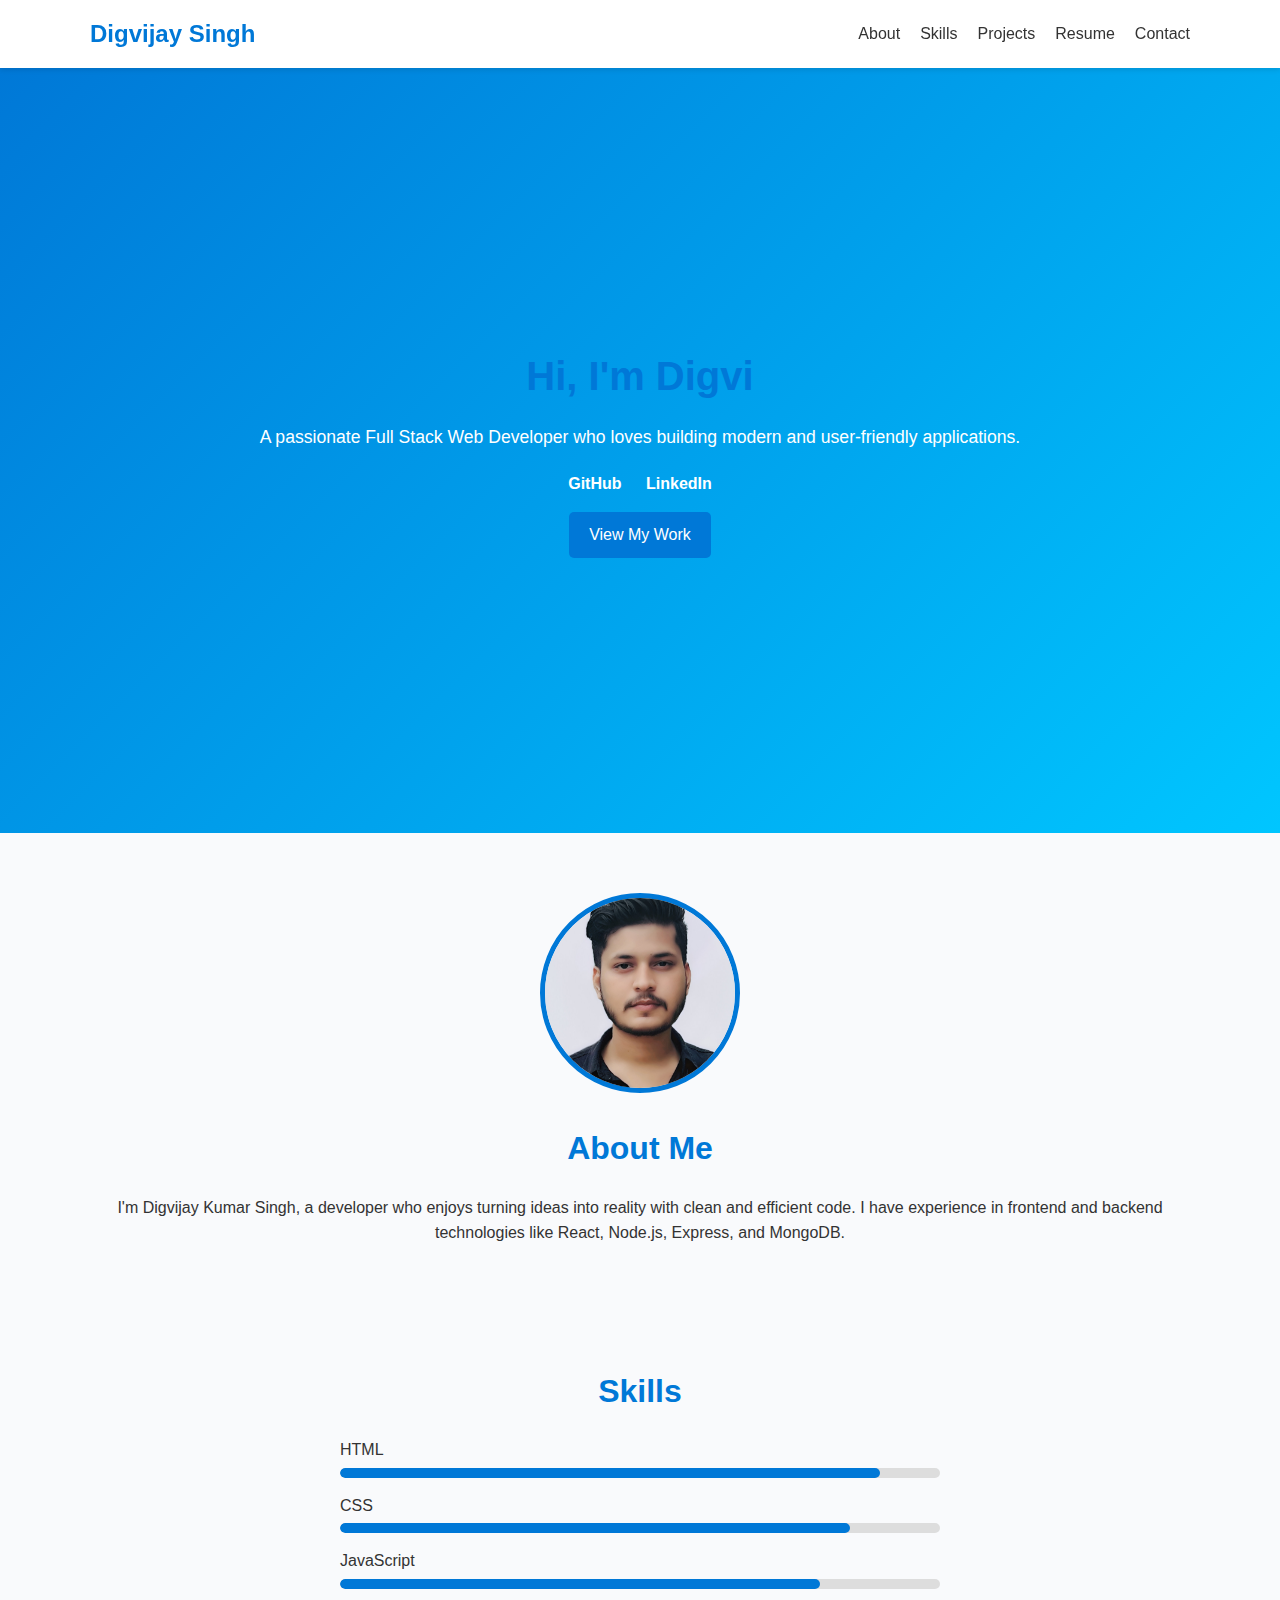
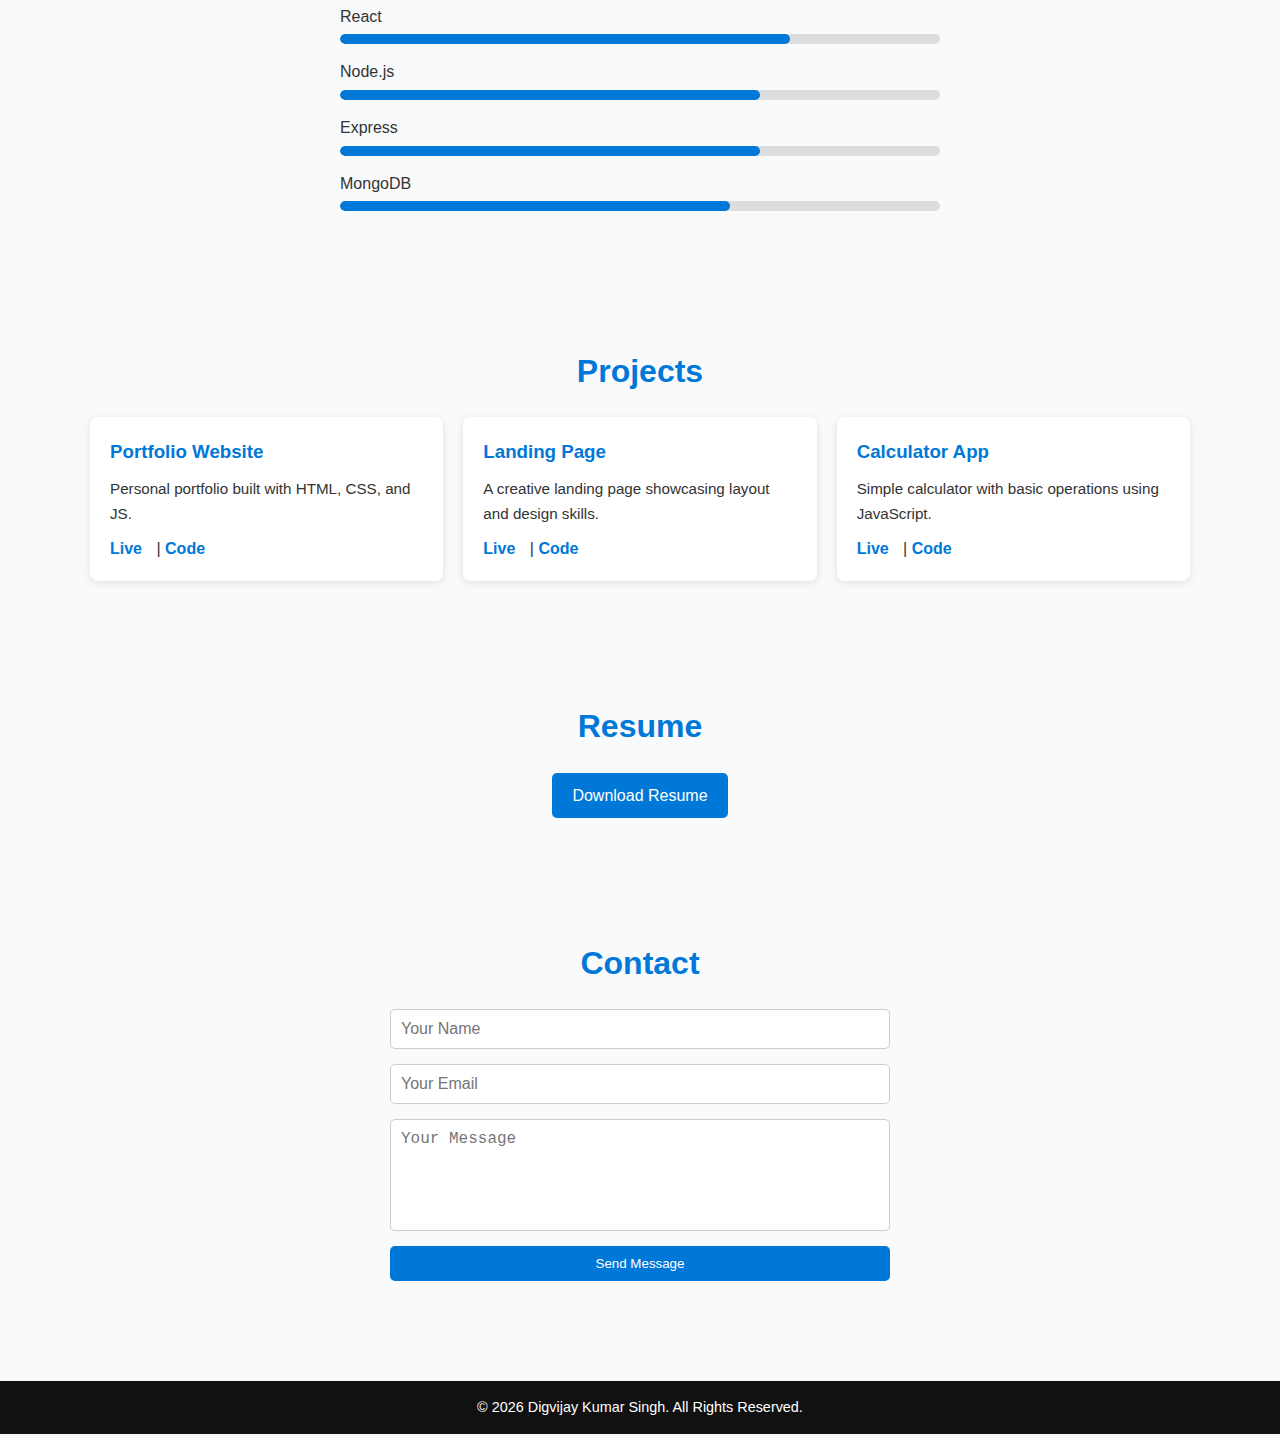
<file: task1_portfolio/index.html>
<!DOCTYPE html>
<html lang="en">
<head>
  <meta charset="UTF-8">
  <meta name="viewport" content="width=device-width, initial-scale=1.0">
  <title>Digvijay Kumar Singh | Portfolio</title>
  <link rel="stylesheet" href="styles.css">
</head>
<body>
  <!-- Header -->
  <header class="header">
    <div class="container nav">
      <h1 class="logo">Digvijay Singh</h1>
      <nav>
        <ul class="nav-links">
          <li><a href="#about">About</a></li>
          <li><a href="#skills">Skills</a></li>
          <li><a href="#projects">Projects</a></li>
          <li><a href="#resume">Resume</a></li>
          <li><a href="#contact">Contact</a></li>
        </ul>
      </nav>
    </div>
  </header>

  <!-- Hero Section -->
  <section class="hero">
    <div class="hero-text">
      <h2>Hi, I'm <span id="typed"></span></h2>
      <p>A passionate Full Stack Web Developer who loves building modern and user-friendly applications.</p>
      <div class="social-links">
        <a href="https://github.com/chauhandigvijay1" target="_blank">GitHub</a>
        <a href="https://www.linkedin.com/in/digvijaykumarsingh/" target="_blank">LinkedIn</a>
      </div>
      <a href="#projects" class="btn">View My Work</a>
    </div>
  </section>

  <!-- About Section -->
  <section id="about" class="section">
    <div class="container about">
      <img src="assets/profile.jpeg" alt="Digvijay Profile" class="profile-pic">
      <div>
        <h2>About Me</h2>
        <p>
          I'm Digvijay Kumar Singh, a developer who enjoys turning ideas into reality with clean and efficient code.
          I have experience in frontend and backend technologies like React, Node.js, Express, and MongoDB.
        </p>
      </div>
    </div>
  </section>

  <!-- Skills -->
  <section id="skills" class="section">
    <div class="container">
      <h2>Skills</h2>
      <div class="skills">
        <div class="skill-bar"><p>HTML</p><div class="bar"><span style="width:90%"></span></div></div>
        <div class="skill-bar"><p>CSS</p><div class="bar"><span style="width:85%"></span></div></div>
        <div class="skill-bar"><p>JavaScript</p><div class="bar"><span style="width:80%"></span></div></div>
        <div class="skill-bar"><p>React</p><div class="bar"><span style="width:75%"></span></div></div>
        <div class="skill-bar"><p>Node.js</p><div class="bar"><span style="width:70%"></span></div></div>
        <div class="skill-bar"><p>Express</p><div class="bar"><span style="width:70%"></span></div></div>
        <div class="skill-bar"><p>MongoDB</p><div class="bar"><span style="width:65%"></span></div></div>
      </div>
    </div>
  </section>

  <!-- Projects -->
  <section id="projects" class="section">
    <div class="container">
      <h2>Projects</h2>
      <div class="projects-grid">
        <div class="project-card">
          <h3>Portfolio Website</h3>
          <p>Personal portfolio built with HTML, CSS, and JS.</p>
          <a href="https://codsoft-portfolio-dsc.netlify.app/" target="_blank">Live</a> | 
          <a href="https://github.com/chauhandigvijay1/codsoft_webdev_tasks/tree/main/task1_portfolio" target="_blank">Code</a>
        </div>
        <div class="project-card">
          <h3>Landing Page</h3>
          <p>A creative landing page showcasing layout and design skills.</p>
          <a href="https://codsoft-landing-page-dsc.netlify.app/">Live</a> | 
          <a href="https://github.com/chauhandigvijay1/codsoft_webdev_tasks/tree/main/task2_landing_page" target="_blank">Code</a>
        </div>
        <div class="project-card">
          <h3>Calculator App</h3>
          <p>Simple calculator with basic operations using JavaScript.</p>
          <a href="https://codsoft-calculator-dsc.netlify.app/">Live</a> | 
          <a href="https://github.com/chauhandigvijay1/codsoft_webdev_tasks/tree/main/task3_calculator" target="_blank">Code</a>
        </div>
      </div>
    </div>
  </section>

  <!-- Resume -->
  <section id="resume" class="section">
    <div class="container">
      <h2>Resume</h2>
      <a href="assets/d1_compressed.pdf" class="btn" download>Download Resume</a>
    </div>
  </section>

  <!-- Contact -->
  <section id="contact" class="section contact">
    <div class="container">
      <h2>Contact</h2>
      <form id="contactForm">
        <input type="text" id="name" placeholder="Your Name" required>
        <input type="email" id="email" placeholder="Your Email" required>
        <textarea id="message" rows="5" placeholder="Your Message" required></textarea>
        <button type="submit" class="btn">Send Message</button>
      </form>
      <p id="form-status"></p>
    </div>
  </section>

  <!-- Footer -->
  <footer class="footer">
    <p>© <span id="year"></span> Digvijay Kumar Singh. All Rights Reserved.</p>
  </footer>

  <script src="script.js"></script>
</body>
</html>
</file>
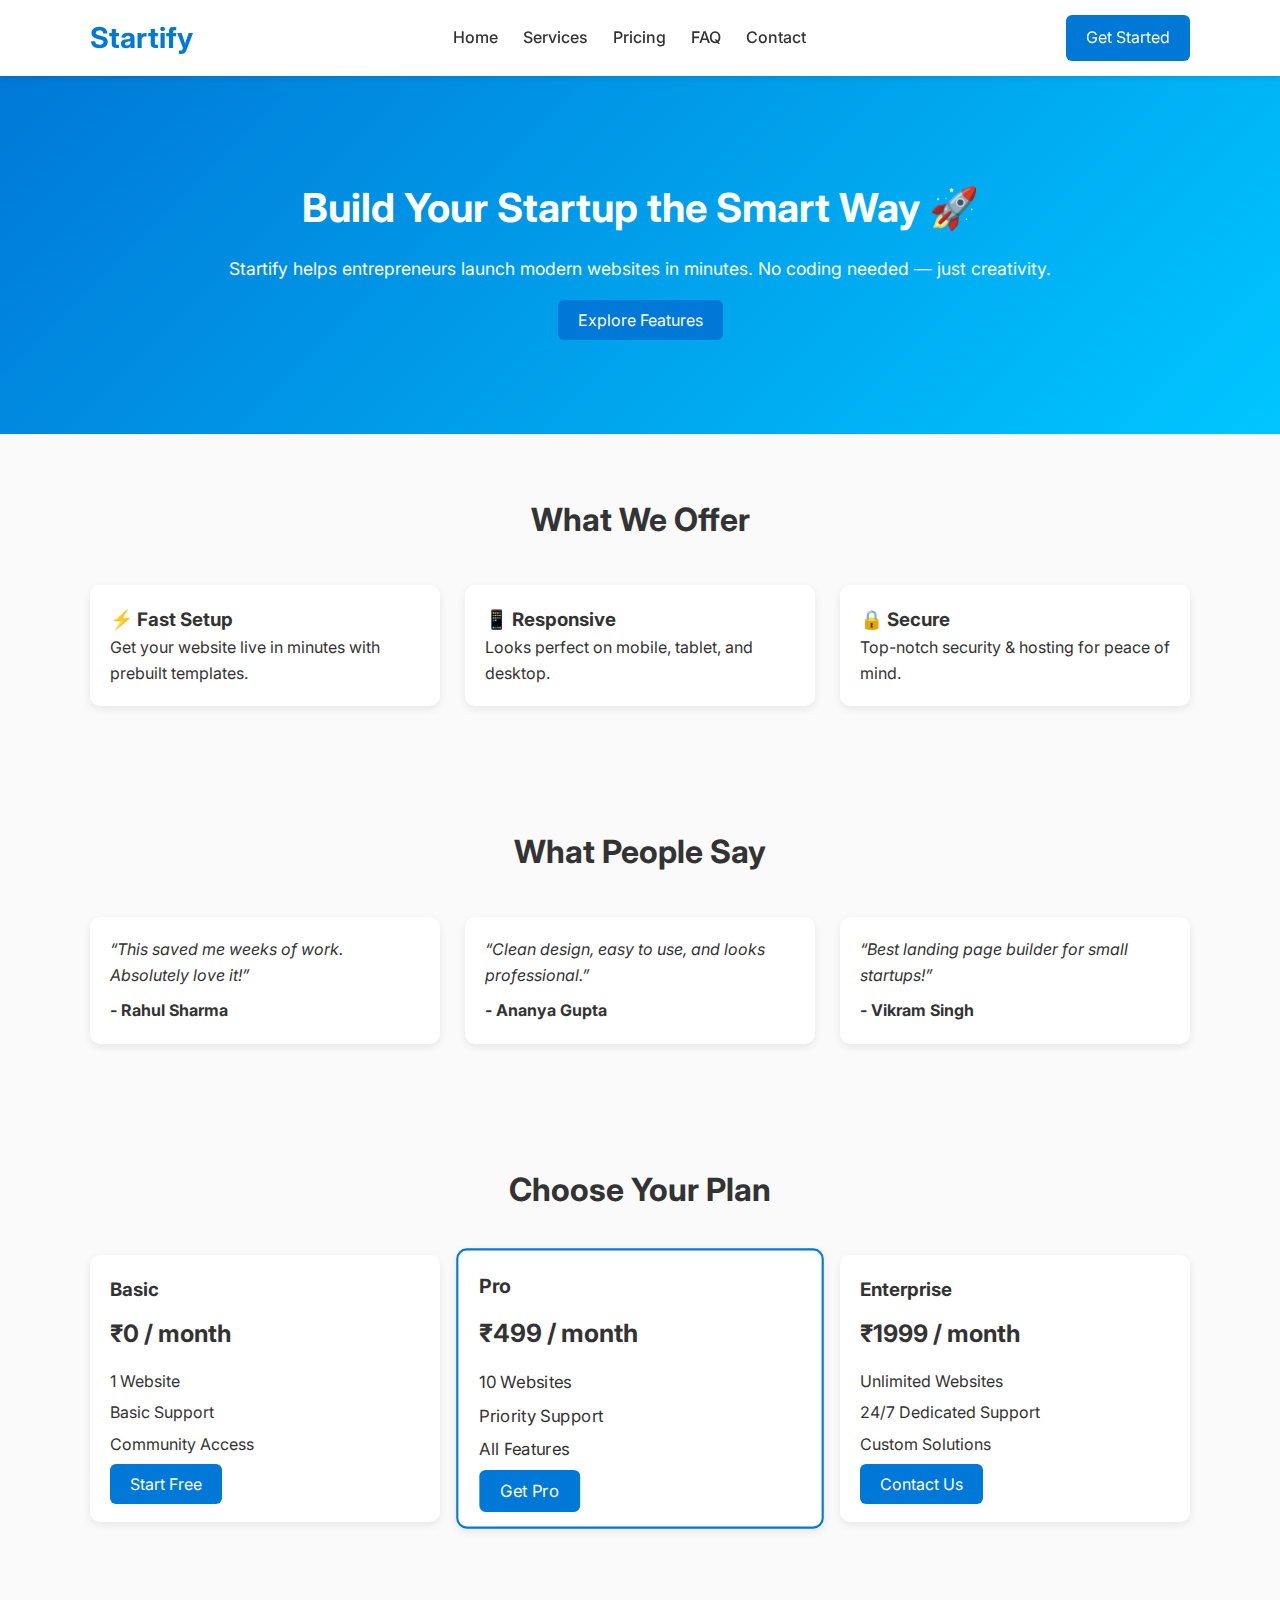
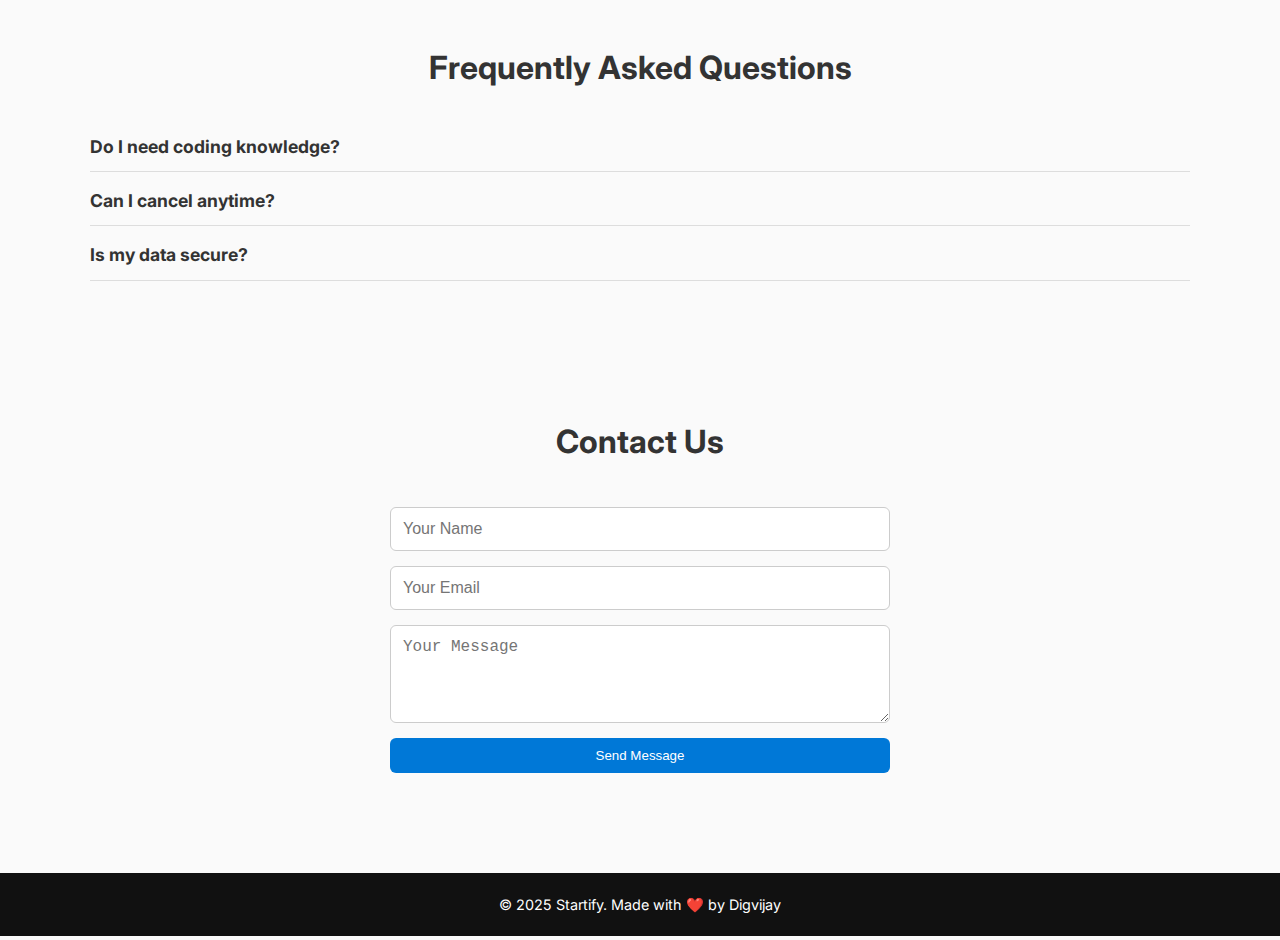
<file: task2_landing_page/index.html>
<!DOCTYPE html>
<html lang="en">
<head>
  <meta charset="UTF-8">
  <meta name="viewport" content="width=device-width, initial-scale=1.0">
  <title>Startify - Landing Page</title>
  <link rel="stylesheet" href="styles.css">
  <link href="https://fonts.googleapis.com/css2?family=Inter:wght@400;600;700&display=swap" rel="stylesheet">
</head>
<body>

  <!-- ===== HEADER ===== -->
  <header class="header">
    <div class="container nav">
      <h2 class="logo">Startify</h2>
      <nav>
        <ul class="nav-links">
          <li><a href="#home">Home</a></li>
          <li><a href="#services">Services</a></li>
          <li><a href="#pricing">Pricing</a></li>
          <li><a href="#faq">FAQ</a></li>
          <li><a href="#contact">Contact</a></li>
        </ul>
      </nav>
      <a href="#pricing" class="btn">Get Started</a>
    </div>
  </header>

  <!-- ===== HERO ===== -->
  <section id="home" class="hero">
    <div class="container hero-content">
      <h1>Build Your Startup the Smart Way 🚀</h1>
      <p>
        Startify helps entrepreneurs launch modern websites in minutes.  
        No coding needed — just creativity.
      </p>
      <a href="#services" class="btn">Explore Features</a>
    </div>
  </section>

  <!-- ===== SERVICES ===== -->
  <section id="services" class="section">
    <div class="container">
      <h2 class="section-title">What We Offer</h2>
      <div class="grid">
        <div class="card">
          <h3>⚡ Fast Setup</h3>
          <p>Get your website live in minutes with prebuilt templates.</p>
        </div>
        <div class="card">
          <h3>📱 Responsive</h3>
          <p>Looks perfect on mobile, tablet, and desktop.</p>
        </div>
        <div class="card">
          <h3>🔒 Secure</h3>
          <p>Top-notch security & hosting for peace of mind.</p>
        </div>
      </div>
    </div>
  </section>

  <!-- ===== TESTIMONIALS ===== -->
  <section id="testimonials" class="section testimonials">
    <div class="container">
      <h2 class="section-title">What People Say</h2>
      <div class="grid">
        <div class="testimonial">
          <p>“This saved me weeks of work. Absolutely love it!”</p>
          <h4>- Rahul Sharma</h4>
        </div>
        <div class="testimonial">
          <p>“Clean design, easy to use, and looks professional.”</p>
          <h4>- Ananya Gupta</h4>
        </div>
        <div class="testimonial">
          <p>“Best landing page builder for small startups!”</p>
          <h4>- Vikram Singh</h4>
        </div>
      </div>
    </div>
  </section>

  <!-- ===== PRICING ===== -->
  <section id="pricing" class="section pricing">
    <div class="container">
      <h2 class="section-title">Choose Your Plan</h2>
      <div class="grid">
        <div class="price-card">
          <h3>Basic</h3>
          <p class="price">₹0 / month</p>
          <ul>
            <li>1 Website</li>
            <li>Basic Support</li>
            <li>Community Access</li>
          </ul>
          <a href="#" class="btn">Start Free</a>
        </div>
        <div class="price-card popular">
          <h3>Pro</h3>
          <p class="price">₹499 / month</p>
          <ul>
            <li>10 Websites</li>
            <li>Priority Support</li>
            <li>All Features</li>
          </ul>
          <a href="#" class="btn">Get Pro</a>
        </div>
        <div class="price-card">
          <h3>Enterprise</h3>
          <p class="price">₹1999 / month</p>
          <ul>
            <li>Unlimited Websites</li>
            <li>24/7 Dedicated Support</li>
            <li>Custom Solutions</li>
          </ul>
          <a href="#" class="btn">Contact Us</a>
        </div>
      </div>
    </div>
  </section>

  <!-- ===== FAQ ===== -->
  <section id="faq" class="section faq">
    <div class="container">
      <h2 class="section-title">Frequently Asked Questions</h2>
      <div class="faq-item">
        <h3>Do I need coding knowledge?</h3>
        <p class="answer">No! Startify is built for non-tech users. Just pick a template and launch.</p>
      </div>
      <div class="faq-item">
        <h3>Can I cancel anytime?</h3>
        <p class="answer">Yes, you can cancel your plan anytime without any extra charges.</p>
      </div>
      <div class="faq-item">
        <h3>Is my data secure?</h3>
        <p class="answer">Absolutely. We use SSL and best practices to secure your data.</p>
      </div>
    </div>
  </section>

  <!-- ===== CONTACT ===== -->
  <section id="contact" class="section contact">
    <div class="container">
      <h2 class="section-title">Contact Us</h2>
      <form>
        <input type="text" placeholder="Your Name" required>
        <input type="email" placeholder="Your Email" required>
        <textarea rows="4" placeholder="Your Message"></textarea>
        <button type="submit" class="btn">Send Message</button>
      </form>
    </div>
  </section>

  <!-- ===== FOOTER ===== -->
  <footer class="footer">
    <p>© 2025 Startify. Made with ❤️ by Digvijay</p>
  </footer>

  <script src="script.js"></script>
</body>
</html>
</file>
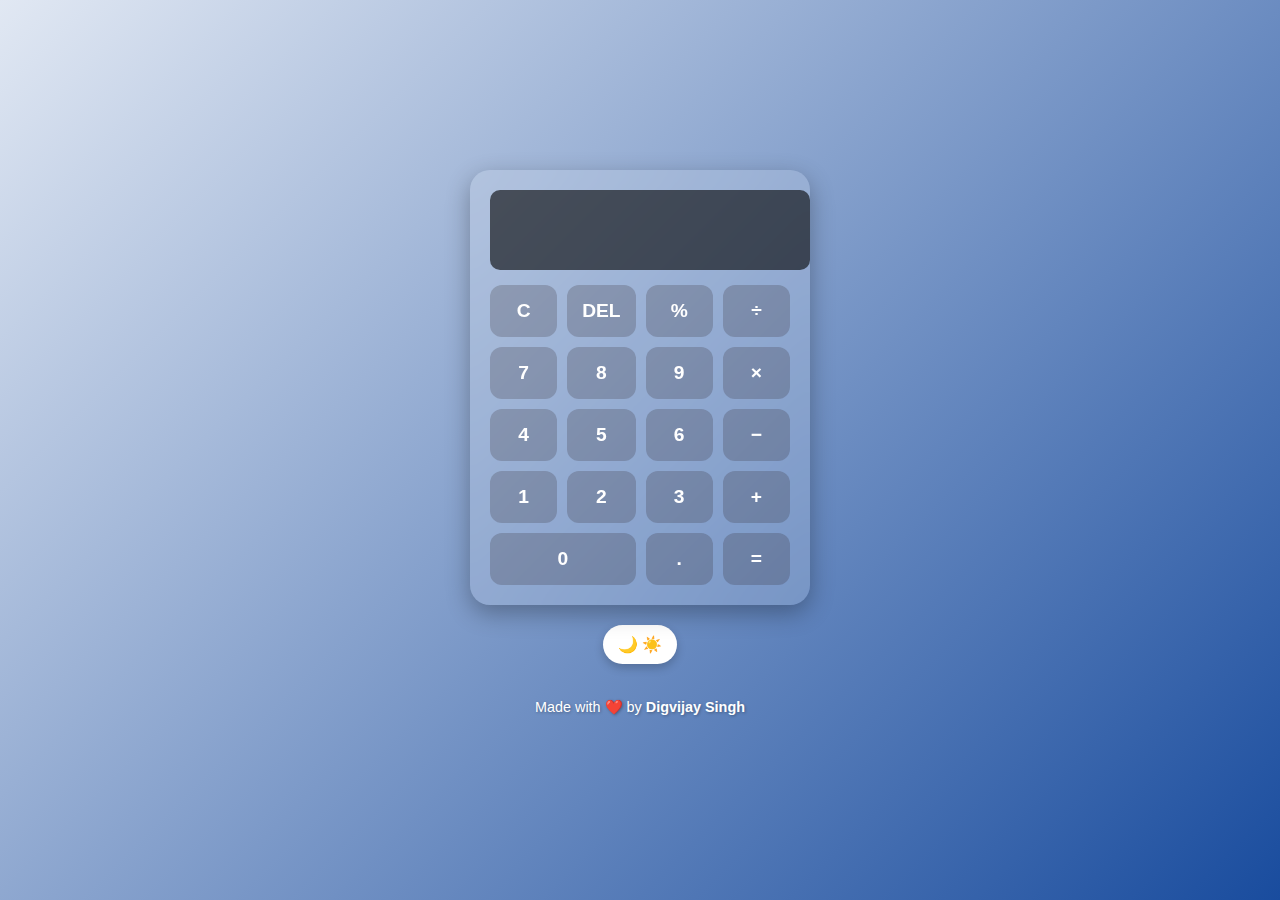
<file: task3_calculator/index.html>
<!DOCTYPE html>
<html lang="en">
<head>
  <meta charset="UTF-8">
  <meta name="viewport" content="width=device-width, initial-scale=1.0">
  <title>Digvijay's Calculator</title>
  <link rel="stylesheet" href="styles.css">
</head>
<body>

  <div class="calculator">
    <input type="text" id="display" disabled>
    <div class="buttons">
      <button onclick="clearDisplay()">C</button>
      <button onclick="deleteChar()">DEL</button>
      <button onclick="appendValue('%')">%</button>
      <button onclick="appendValue('/')">÷</button>

      <button onclick="appendValue('7')">7</button>
      <button onclick="appendValue('8')">8</button>
      <button onclick="appendValue('9')">9</button>
      <button onclick="appendValue('*')">×</button>

      <button onclick="appendValue('4')">4</button>
      <button onclick="appendValue('5')">5</button>
      <button onclick="appendValue('6')">6</button>
      <button onclick="appendValue('-')">−</button>

      <button onclick="appendValue('1')">1</button>
      <button onclick="appendValue('2')">2</button>
      <button onclick="appendValue('3')">3</button>
      <button onclick="appendValue('+')">+</button>

      <button onclick="appendValue('0')" class="zero">0</button>
      <button onclick="appendValue('.')">.</button>
      <button onclick="calculateResult()">=</button>
    </div>
  </div>

  <button class="theme-toggle" onclick="toggleTheme()">🌙/☀️</button>

  <footer>
    <p>Made with ❤️ by <b>Digvijay Singh</b></p>
  </footer>

  <script src="script.js"></script>
</body>
</html>
</file>
<file: task2_landing_page/styles.css>
* {
    margin: 0;
    padding: 0;
    box-sizing: border-box;
}

body {
    font-family: 'Inter', sans-serif;
    background: #fafafa;
    color: #333;
    line-height: 1.6;
}

.container {
    width: 90%;
    max-width: 1100px;
    margin: auto;
}

header.header {
    background: #fff;
    padding: 15px 0;
    box-shadow: 0 2px 5px rgba(0,0,0,0.1);
    position: sticky;
    top: 0;
    z-index: 10;
}

.nav {
    display: flex;
    justify-content: space-between;
    align-items: center;
}

.logo {
    font-weight: 700;
    color: #0078d7;
    font-size: 1.8rem;
}

.nav-links {
    list-style: none;
    display: flex;
    gap: 25px;
}

.nav-links a {
    text-decoration: none;
    color: #333;
    font-weight: 500;
    transition: color 0.3s;
}

.nav-links a:hover {
    color: #0078d7;
}

.btn {
    background: #0078d7;
    color: #fff;
    padding: 10px 20px;
    border-radius: 6px;
    text-decoration: none;
    transition: background 0.3s;
}

.btn:hover {
    background: #005bb5;
}

.hero {
    text-align: center;
    padding: 100px 20px;
    background: linear-gradient(135deg, #0078d7, #00c6ff);
    color: #fff;
}

.hero h1 {
    font-size: 2.5rem;
    margin-bottom: 15px;
}

.hero p {
    font-size: 1.1rem;
    margin-bottom: 25px;
}

.section {
    padding: 60px 0;
}

.section-title {
    text-align: center;
    font-size: 2rem;
    margin-bottom: 40px;
}

.grid {
    display: grid;
    grid-template-columns: repeat(auto-fit, minmax(250px, 1fr));
    gap: 25px;
}

.card,
.price-card,
.testimonial {
    background: #fff;
    padding: 20px;
    border-radius: 10px;
    box-shadow: 0 3px 8px rgba(0,0,0,0.08);
    transition: transform 0.2s;
}

.card:hover,
.price-card:hover,
.testimonial:hover {
    transform: translateY(-5px);
}

.testimonial p {
    font-style: italic;
    margin-bottom: 10px;
}

.price {
    font-size: 1.5rem;
    font-weight: 700;
    margin: 10px 0;
}

.price-card ul {
    list-style: none;
    margin: 15px 0;
    padding-left: 0;
}

.price-card li {
    margin: 6px 0;
}

.popular {
    border: 2px solid #0078d7;
    transform: scale(1.05);
}

.faq-item {
    margin-bottom: 15px;
    border-bottom: 1px solid #ddd;
    padding-bottom: 10px;
    cursor: pointer;
}

.faq-item h3 {
    font-size: 1.1rem;
}

.faq-item .answer {
    display: none;
    margin-top: 5px;
    color: #555;
}

.contact form {
    max-width: 500px;
    margin: 30px auto 0;
    display: flex;
    flex-direction: column;
    gap: 15px;
}

.contact input,
.contact textarea {
    padding: 12px;
    border-radius: 6px;
    border: 1px solid #ccc;
    font-size: 1rem;
}

.contact button {
    border: none;
    cursor: pointer;
}

.footer {
    background: #111;
    color: #fff;
    text-align: center;
    padding: 20px;
    margin-top: 40px;
    font-size: 0.9rem;
}
</file>
<file: task3_calculator/styles.css>
body {
  display: flex;
  flex-direction: column;
  justify-content: center;
  align-items: center;
  height: 100vh;
  margin: 0;
  background: linear-gradient(135deg, #e1e8f3, #194c9e);
  font-family: 'Poppins', sans-serif;
  transition: background 0.5s;
}


.calculator {
  width: 300px;
  background: rgba(255,255,255,0.15);
  border-radius: 20px;
  padding: 20px;
  backdrop-filter: blur(10px);
  box-shadow: 0 8px 25px rgba(0,0,0,0.3);
}


#display {
  width: 100%;
  height: 60px;
  font-size: 1.8rem;
  margin-bottom: 15px;
  padding: 10px;
  text-align: right;
  border: none;
  border-radius: 10px;
  background: rgba(0,0,0,0.6);
  color: #fff;
}

.buttons {
  display: grid;
  grid-template-columns: repeat(4, 1fr);
  gap: 10px;
}


button {
  padding: 15px;
  font-size: 1.2rem;
  border: none;
  border-radius: 12px;
  cursor: pointer;
  background: rgba(36, 20, 20, 0.2);
  color: #fff;
  font-weight: bold;
  transition: all 0.2s;
}

button:hover {
  background: rgba(255,255,255,0.4);
  transform: scale(1.05);
}

button.zero {
  grid-column: span 2;
}

.theme-toggle {
  margin-top: 20px;
  padding: 10px 15px;
  border-radius: 20px;
  border: none;
  cursor: pointer;
  background: #fff;
  font-size: 1rem;
  font-weight: bold;
  box-shadow: 0 4px 10px rgba(0,0,0,0.2);
}

footer {
  margin-top: 20px;
  color: #fff;
  font-size: 0.9rem;
  text-shadow: 1px 1px 3px rgba(0,0,0,0.3);
}

body.dark {
  background: linear-gradient(135deg, #232526, #414345);
}

body.dark #display {
  background: rgba(255,255,255,0.2);
  color: #fff;
}

body.dark button {
  background: rgba(255,255,255,0.15);
  color: #fff;
}
</file>
<file: task1_portfolio/styles.css>
/* ========== RESET & BASE STYLES ========== */
* {
  margin: 0;
  padding: 0;
  box-sizing: border-box;
}

body {
  font-family: "Segoe UI", sans-serif;
  background: #f9fafc;
  color: #333;
  line-height: 1.6;
}

.container {
  width: 90%;
  max-width: 1100px;
  margin: auto;
}

.section {
  padding: 60px 0;
  text-align: center;
}

h2 {
  margin-bottom: 20px;
  color: #0078d7;
  font-size: 2rem;
  font-weight: bold;
}

/* ========== HEADER ========== */
.header {
  background: #fff;
  padding: 15px 0;
  box-shadow: 0 2px 5px rgba(0, 0, 0, 0.1);
  position: sticky;
  top: 0;
  z-index: 1000;
}

.logo {
  color: #0078d7;
  font-size: 1.5rem;
  font-weight: bold;
}

.nav {
  display: flex;
  justify-content: space-between;
  align-items: center;
}

.nav-links {
  list-style: none;
  display: flex;
  gap: 20px;
}

.nav-links a {
  text-decoration: none;
  color: #333;
  transition: 0.3s;
  font-weight: 500;
}

.nav-links a:hover {
  color: #0078d7;
}

/* ========== HERO SECTION ========== */
.hero {
  height: 85vh;
  display: flex;
  justify-content: center;
  align-items: center;
  text-align: center;
  background: linear-gradient(135deg, #0078d7, #00c6ff);
  color: #fff;
  padding: 20px;
}

.hero h2 {
  font-size: 2.5rem;
  margin-bottom: 15px;
}

.hero p {
  margin-bottom: 20px;
  font-size: 1.1rem;
}

.btn {
  background: #0078d7;
  color: #fff;
  padding: 10px 20px;
  border-radius: 5px;
  text-decoration: none;
  transition: background 0.3s;
  display: inline-block;
  font-weight: 500;
}

.btn:hover {
  background: #005fa3;
}

.social-links {
  margin-bottom: 15px;
}

.social-links a {
  color: #fff;
  margin: 0 10px;
  text-decoration: none;
  font-weight: bold;
}

/* ========== ABOUT SECTION ========== */
.about {
  display: flex;
  gap: 30px;
  align-items: center;
  justify-content: center;
  flex-wrap: wrap;
}

.profile-pic {
  width: 200px;
  height: 200px;
  border-radius: 50%;
  border: 5px solid #0078d7;
  object-fit: cover;
}

/* ========== SKILLS SECTION ========== */
.skills {
  max-width: 600px;
  margin: auto;
  text-align: left;
}

.skill-bar {
  margin: 15px 0;
}

.skill-bar p {
  margin-bottom: 5px;
  font-weight: 500;
}

.bar {
  background: #ddd;
  border-radius: 20px;
  overflow: hidden;
}

.bar span {
  display: block;
  height: 10px;
  background: #0078d7;
  border-radius: 20px;
}

/* ========== PROJECTS SECTION ========== */
.projects-grid {
  display: grid;
  grid-template-columns: repeat(auto-fit, minmax(250px, 1fr));
  gap: 20px;
}

.project-card {
  background: #fff;
  padding: 20px;
  border-radius: 8px;
  box-shadow: 0 2px 8px rgba(0, 0, 0, 0.1);
  transition: transform 0.2s;
  text-align: left;
}

.project-card:hover {
  transform: translateY(-5px);
}

.project-card h3 {
  margin-bottom: 10px;
  color: #0078d7;
}

.project-card p {
  margin-bottom: 10px;
  font-size: 0.95rem;
}

.project-card a {
  text-decoration: none;
  color: #0078d7;
  font-weight: bold;
  margin-right: 10px;
}

.project-card a:hover {
  text-decoration: underline;
}

/* ========== CONTACT SECTION ========== */
.contact form {
  display: flex;
  flex-direction: column;
  gap: 15px;
  max-width: 500px;
  margin: auto;
}

.contact input,
.contact textarea {
  padding: 10px;
  border: 1px solid #ccc;
  border-radius: 5px;
  font-size: 1rem;
  resize: none;
}

.contact button {
  border: none;
  cursor: pointer;
}

/* ========== FOOTER ========== */
.footer {
  background: #111;
  color: #fff;
  text-align: center;
  padding: 15px 0;
  margin-top: 40px;
  font-size: 0.9rem;
}
</file>
